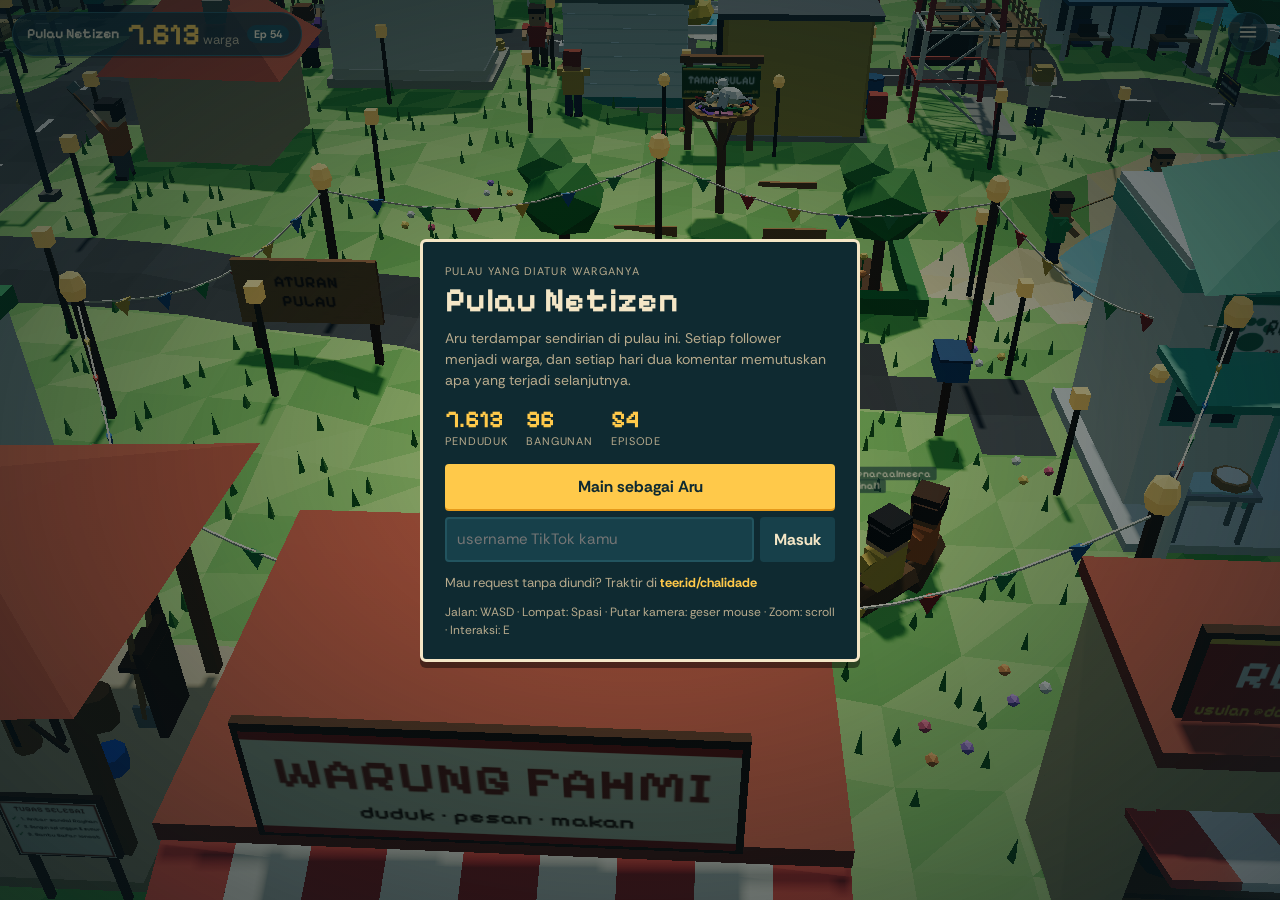
<file: index.html>
<!doctype html>
<html lang="id">
<head>
<meta charset="utf-8">
<meta name="viewport" content="width=device-width,initial-scale=1,viewport-fit=cover,user-scalable=no">
<title>Pulau Aru</title>
<meta name="description" content="Satu pulau, satu penghuni. Setiap follower menjadi warga dan setiap hari dua komentar menentukan jalan cerita.">
<meta property="og:title" content="Pulau Aru">
<meta property="og:description" content="Pulau yang diatur sepenuhnya oleh followernya. Jelajahi, temukan namamu di Batu Nama.">
<meta name="theme-color" content="#0f2a31">
<link rel="preconnect" href="https://fonts.googleapis.com">
<link rel="stylesheet" href="https://fonts.googleapis.com/css2?family=Pixelify+Sans:wght@400;600;700&family=Rethink+Sans:wght@400;500;700&family=Kalam:wght@400;700&display=swap">
<link rel="stylesheet" href="src/style.css">
<script type="importmap">
{"imports":{
  "three":"./lib/three/three.module.min.js",
  "three/addons/":"./lib/three/addons/"
}}
</script>
</head>
<body>
<div id="game"></div>
<div id="labels"></div>

<div class="hud" id="hud-l">
  <button id="hud-pill" aria-expanded="false" aria-controls="hud-more" title="Info pulau">
    <span id="isl-name">Pulau Tanpa Nama</span>
    <span class="pill-pop"><b id="pop-n">1</b> warga</span>
    <span class="pill-ep" id="pill-ep">Ep 0</span>
  </button>
  <div class="plate" id="hud-more" hidden>
    <div id="isl-sub">Hari ke-0</div>
    <div class="ms"><div class="ms-bar"><i id="ms-fill"></i></div><div id="ms-txt">Menuju 100 penduduk</div></div>
  </div>
</div>

<div class="hud" id="hud-r">
  <button class="ib" id="b-menu" aria-label="Menu" aria-expanded="false" aria-controls="menu" title="Menu"><svg viewBox="0 0 24 24"><path d="M4 7h16M4 12h16M4 17h16"/></svg><span class="dot" id="menu-dot" hidden></span></button>
  <nav id="menu" hidden>
    <button class="mi" id="b-journal"><svg viewBox="0 0 24 24"><path d="M5 4h11a3 3 0 0 1 3 3v13H8a3 3 0 0 1-3-3z"/><path d="M5 17a3 3 0 0 1 3-3h11"/></svg>Catatan pulau</button>
    <button class="mi" id="b-join"><svg viewBox="0 0 24 24"><path d="M12 20s-7-4.4-7-10a4 4 0 0 1 7-2.6A4 4 0 0 1 19 10c0 5.6-7 10-7 10z"/></svg>Cara ikut &amp; request</button>
    <button class="mi" id="b-dermawan"><svg viewBox="0 0 24 24"><path d="M8 21h8M12 17v4M7 4h10v5a5 5 0 0 1-10 0z"/><path d="M7 6H4a3 3 0 0 0 3 3M17 6h3a3 3 0 0 1-3 3"/></svg>Papan Dermawan</button>
    <button class="mi" id="b-kebun"><svg viewBox="0 0 24 24"><path d="M12 21v-8"/><path d="M12 13c0-4 3-7 7-7 0 4-3 7-7 7zM12 15c0-3-2.5-5.5-6-5.5 0 3 2.5 5.5 6 5.5z"/><path d="M5 21h14"/></svg>Kebunku<span class="dot" id="kebun-dot" hidden></span></button>
    <button class="mi" id="b-umkm"><svg viewBox="0 0 24 24"><path d="M4 9h16l-1-4H5z"/><path d="M5 9v10h14V9M9 19v-5h6v5"/></svg>Etalase UMKM</button>
    <button class="mi" id="b-letters"><svg viewBox="0 0 24 24"><rect x="3" y="6" width="18" height="13" rx="1"/><path d="m3 7 9 7 9-7"/></svg>Surat Aru<span class="dot" id="letter-dot" hidden></span></button>
    <button class="mi" id="b-names"><svg viewBox="0 0 24 24"><path d="M4 20 6 8l6-4 6 4 2 12z"/><path d="M9 11h6M9 14h6M9 17h4"/></svg>Batu Nama</button>
    <button class="mi" id="b-map"><svg viewBox="0 0 24 24"><path d="m3 6 6-2 6 2 6-2v14l-6 2-6-2-6 2z"/><path d="M9 4v14M15 6v14"/></svg>Peta</button>
    <button class="mi" id="b-time" title="Waktu: otomatis"><svg viewBox="0 0 24 24"><circle cx="12" cy="12" r="4"/><path d="M12 2v2M12 20v2M2 12h2M20 12h2M5 5l1.5 1.5M17.5 17.5 19 19M5 19l1.5-1.5M17.5 6.5 19 5"/></svg><span id="time-label">Waktu: otomatis</span></button>
    <button class="mi" id="b-rec"><svg viewBox="0 0 24 24"><rect x="3" y="6" width="13" height="12" rx="2"/><path d="m16 10 5-3v10l-5-3"/></svg>Mode rekam</button>
    <button class="mi admin" id="b-admin" hidden><svg viewBox="0 0 24 24"><path d="M14 4l6 6-9 9H5v-6z"/><path d="m12 6 6 6"/></svg>Kelola pulau<span class="dot" id="dirty-dot" hidden></span></button>
  </nav>
</div>

<div id="prompt" hidden></div>
<button id="act" hidden aria-label="Aksi"><span id="act-ico"></span><span id="act-t">Lompat</span></button>
<div id="joy" hidden><i></i></div>
<div id="hint" hidden></div>
<button id="unhide" hidden>Tampilkan UI</button>
<div id="banner" hidden><span id="banner-t"></span><button id="banner-x">Selesai</button></div>
<div id="toast" hidden></div>

<div id="dialog" hidden role="dialog" aria-live="polite"><div id="dlg-name"></div><div id="dlg-text"></div><div id="dlg-more">ketuk untuk menutup</div></div>

<div id="sheet" hidden><div class="card" role="dialog" aria-modal="true" aria-labelledby="sheet-title"><header><h2 id="sheet-title"></h2><button class="x" id="sheet-x" aria-label="Tutup">✕</button></header><div id="sheet-body"></div></div></div>

<div id="start">
  <div class="start-card">
    <div class="eyebrow">Pulau yang diatur warganya</div>
    <h1 id="st-name">Pulau Tanpa Nama</h1>
    <p>Aru terdampar sendirian di pulau ini. Setiap follower menjadi warga, dan setiap hari dua komentar memutuskan apa yang terjadi selanjutnya.</p>
    <div class="start-stats">
      <div><b id="st-pop">1</b><span>penduduk</span></div>
      <div><b id="st-bld">0</b><span>bangunan</span></div>
      <div><b id="st-ep">0</b><span>episode</span></div>
    </div>
    <div class="start-actions">
      <button class="btn" id="st-aru" disabled>Memuat pulau…</button>
      <div class="join"><input class="inp" id="st-user" placeholder="username TikTok kamu" maxlength="40" autocomplete="off" autocapitalize="off"><button class="btn ghost" id="st-join" disabled>Masuk</button></div>
    </div>
    <a class="st-treat" href="https://teer.id/chalidade" target="_blank" rel="noopener">Mau request tanpa diundi? Traktir di <b>teer.id/chalidade</b></a>
    <div class="keys" id="st-keys">Jalan: WASD · Lompat: Spasi · Putar kamera: geser mouse · Zoom: scroll · Interaksi: E</div>
  </div>
</div>

<noscript><p style="padding:20px">Pulau Aru butuh JavaScript untuk berjalan.</p></noscript>
<script type="module" src="src/main.js"></script>
</body>
</html>
</file>
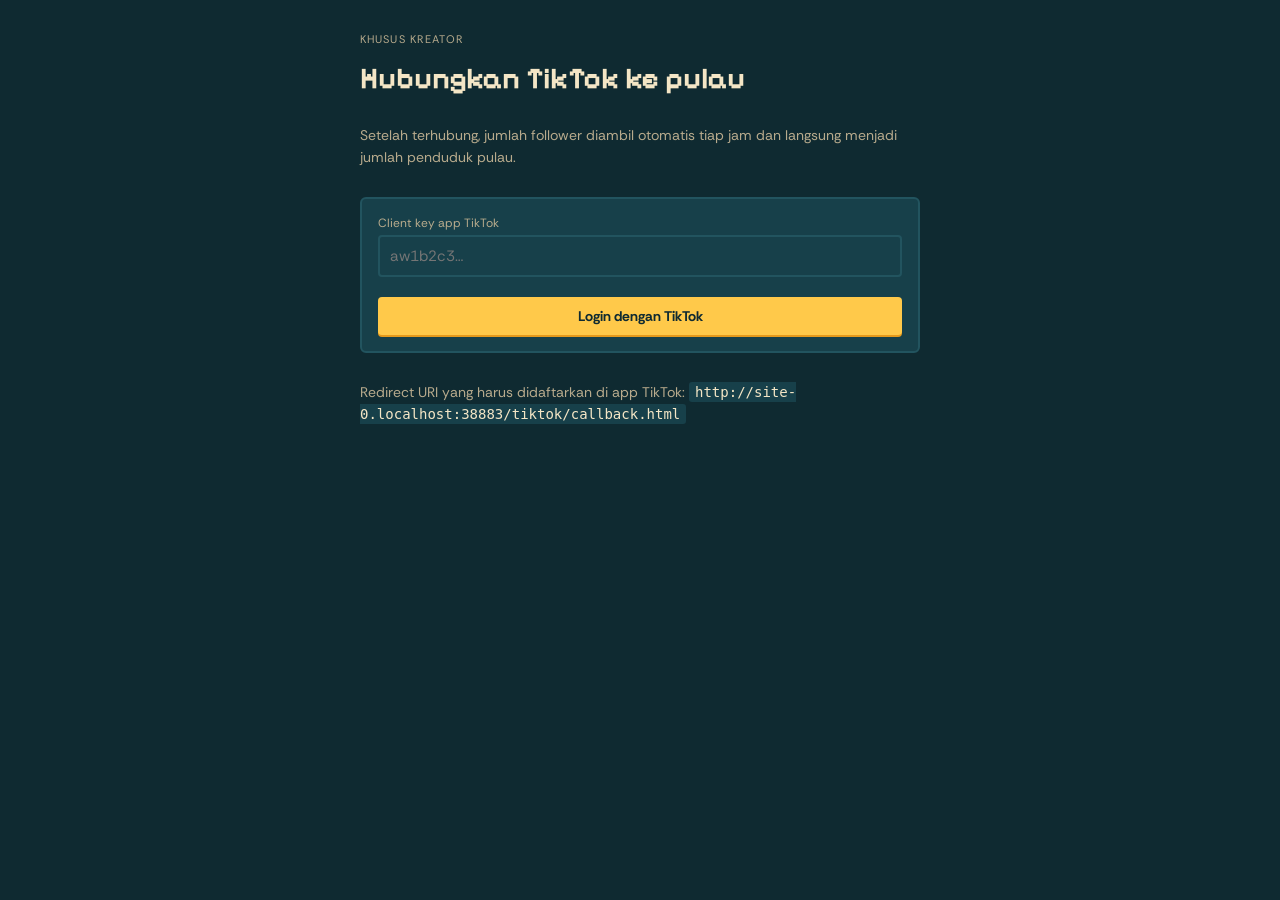
<file: tiktok/index.html>
<!doctype html>
<html lang="id">
<head>
<meta charset="utf-8">
<meta name="viewport" content="width=device-width,initial-scale=1,viewport-fit=cover">
<title>Hubungkan TikTok · Pulau Aru</title>
<meta name="robots" content="noindex">
<link rel="stylesheet" href="https://fonts.googleapis.com/css2?family=Pixelify+Sans:wght@400;700&family=Rethink+Sans:wght@400;500;700&display=swap">
<link rel="stylesheet" href="../src/style.css">
<style>
body{overflow:auto;padding-left:max(16px,env(safe-area-inset-left,0px));padding-right:max(16px,env(safe-area-inset-right,0px));padding-block:32px;background:var(--ink)}
main{max-width:560px;margin:0 auto;display:flex;flex-direction:column;gap:14px}
h1{font-family:var(--f-display);font-size:30px;margin:0;text-wrap:balance}
p,li{line-height:1.6;color:var(--sand-dim)}
ol{padding-left:20px;margin:0}
code{background:var(--ink-2);padding:2px 6px;border-radius:3px;color:var(--sand);overflow-wrap:anywhere}
.box{background:var(--ink-2);border:2px solid var(--ink-3);border-radius:6px;padding:16px;display:flex;flex-direction:column;gap:10px}
.codeout{font-family:ui-monospace,monospace;font-size:13px;background:var(--ink);padding:10px;border-radius:4px;overflow-wrap:anywhere;color:var(--lamp)}
a{color:var(--lamp)}
</style>
</head>
<body>
<main id="app">
  <div class="eyebrow">Khusus kreator</div>
  <h1>Hubungkan TikTok ke pulau</h1>
  <p>Setelah terhubung, jumlah follower diambil otomatis tiap jam dan langsung menjadi jumlah penduduk pulau.</p>
  <div class="box">
    <div class="field"><label for="ck">Client key app TikTok</label><input id="ck" class="inp" autocomplete="off" placeholder="aw1b2c3…"></div>
    <button class="btn" id="go">Login dengan TikTok</button>
  </div>
  <p>Redirect URI yang harus didaftarkan di app TikTok: <code id="ru"></code></p>
</main>
<script>
const REDIRECT = new URL('callback.html', location.href).href.split('?')[0];
document.getElementById('ru').textContent = REDIRECT;
const ck = document.getElementById('ck');
try { ck.value = localStorage.getItem('pulau-aru-tt-key') || ''; } catch (e) {}
document.getElementById('go').onclick = () => {
  const key = ck.value.trim(); if (!key) { ck.focus(); return; }
  const state = crypto.getRandomValues(new Uint32Array(4)).join('-');
  try { localStorage.setItem('pulau-aru-tt-key', key); sessionStorage.setItem('pulau-aru-tt-state', state); } catch (e) {}
  const u = new URL('https://www.tiktok.com/v2/auth/authorize/');
  u.search = new URLSearchParams({ client_key: key, scope: 'user.info.basic,user.info.stats', response_type: 'code', redirect_uri: REDIRECT, state }).toString();
  location.href = u.href;
};
</script>
</body>
</html>
</file>
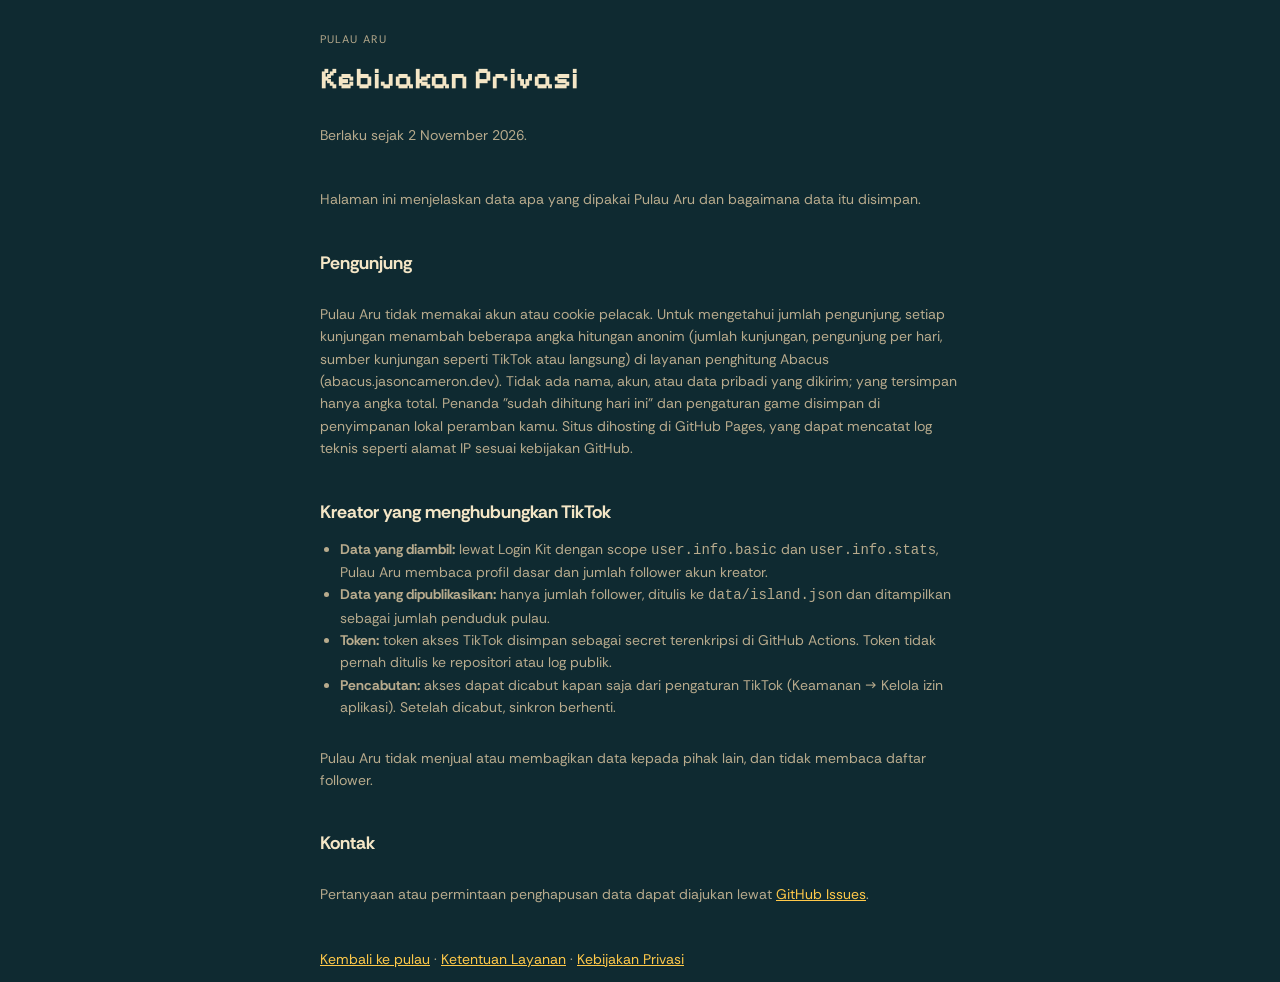
<file: privacy.html>
<!doctype html>
<html lang="id">
<head>
<meta charset="utf-8">
<meta name="viewport" content="width=device-width,initial-scale=1,viewport-fit=cover">
<title>Kebijakan Privasi · Pulau Aru</title>
<link rel="stylesheet" href="https://fonts.googleapis.com/css2?family=Pixelify+Sans:wght@400;700&family=Rethink+Sans:wght@400;500;700&display=swap">
<link rel="stylesheet" href="src/style.css">
<style>
body{overflow:auto;padding-left:max(16px,env(safe-area-inset-left,0px));padding-right:max(16px,env(safe-area-inset-right,0px));padding-block:32px;background:var(--ink)}
main{max-width:640px;margin:0 auto;display:flex;flex-direction:column;gap:14px}
h1{font-family:var(--f-display);font-size:30px;margin:0;text-wrap:balance}
h2{font-size:18px;margin:12px 0 0}
p,li{line-height:1.6;color:var(--sand-dim)}
ul{padding-left:20px;margin:0}
a{color:var(--lamp)}
</style>
</head>
<body>
<main>
  <div class="eyebrow">Pulau Aru</div>
  <h1>Kebijakan Privasi</h1>
  <p>Berlaku sejak 2 November 2026.</p>
  <p>Halaman ini menjelaskan data apa yang dipakai Pulau Aru dan bagaimana data itu disimpan.</p>
  <h2>Pengunjung</h2>
  <p>Pulau Aru tidak memakai akun atau cookie pelacak. Untuk mengetahui jumlah pengunjung, setiap kunjungan menambah beberapa angka hitungan anonim (jumlah kunjungan, pengunjung per hari, sumber kunjungan seperti TikTok atau langsung) di layanan penghitung Abacus (abacus.jasoncameron.dev). Tidak ada nama, akun, atau data pribadi yang dikirim; yang tersimpan hanya angka total. Penanda "sudah dihitung hari ini" dan pengaturan game disimpan di penyimpanan lokal peramban kamu. Situs dihosting di GitHub Pages, yang dapat mencatat log teknis seperti alamat IP sesuai kebijakan GitHub.</p>
  <h2>Kreator yang menghubungkan TikTok</h2>
  <ul>
    <li><strong>Data yang diambil:</strong> lewat Login Kit dengan scope <code>user.info.basic</code> dan <code>user.info.stats</code>, Pulau Aru membaca profil dasar dan jumlah follower akun kreator.</li>
    <li><strong>Data yang dipublikasikan:</strong> hanya jumlah follower, ditulis ke <code>data/island.json</code> dan ditampilkan sebagai jumlah penduduk pulau.</li>
    <li><strong>Token:</strong> token akses TikTok disimpan sebagai secret terenkripsi di GitHub Actions. Token tidak pernah ditulis ke repositori atau log publik.</li>
    <li><strong>Pencabutan:</strong> akses dapat dicabut kapan saja dari pengaturan TikTok (Keamanan → Kelola izin aplikasi). Setelah dicabut, sinkron berhenti.</li>
  </ul>
  <p>Pulau Aru tidak menjual atau membagikan data kepada pihak lain, dan tidak membaca daftar follower.</p>
  <h2>Kontak</h2>
  <p>Pertanyaan atau permintaan penghapusan data dapat diajukan lewat <a href="https://github.com/chalidade/Pulau-aru/issues">GitHub Issues</a>.</p>
  <p><a href="./">Kembali ke pulau</a> · <a href="terms.html">Ketentuan Layanan</a> · <a href="privacy.html">Kebijakan Privasi</a></p>
</main>
</body>
</html>
</file>
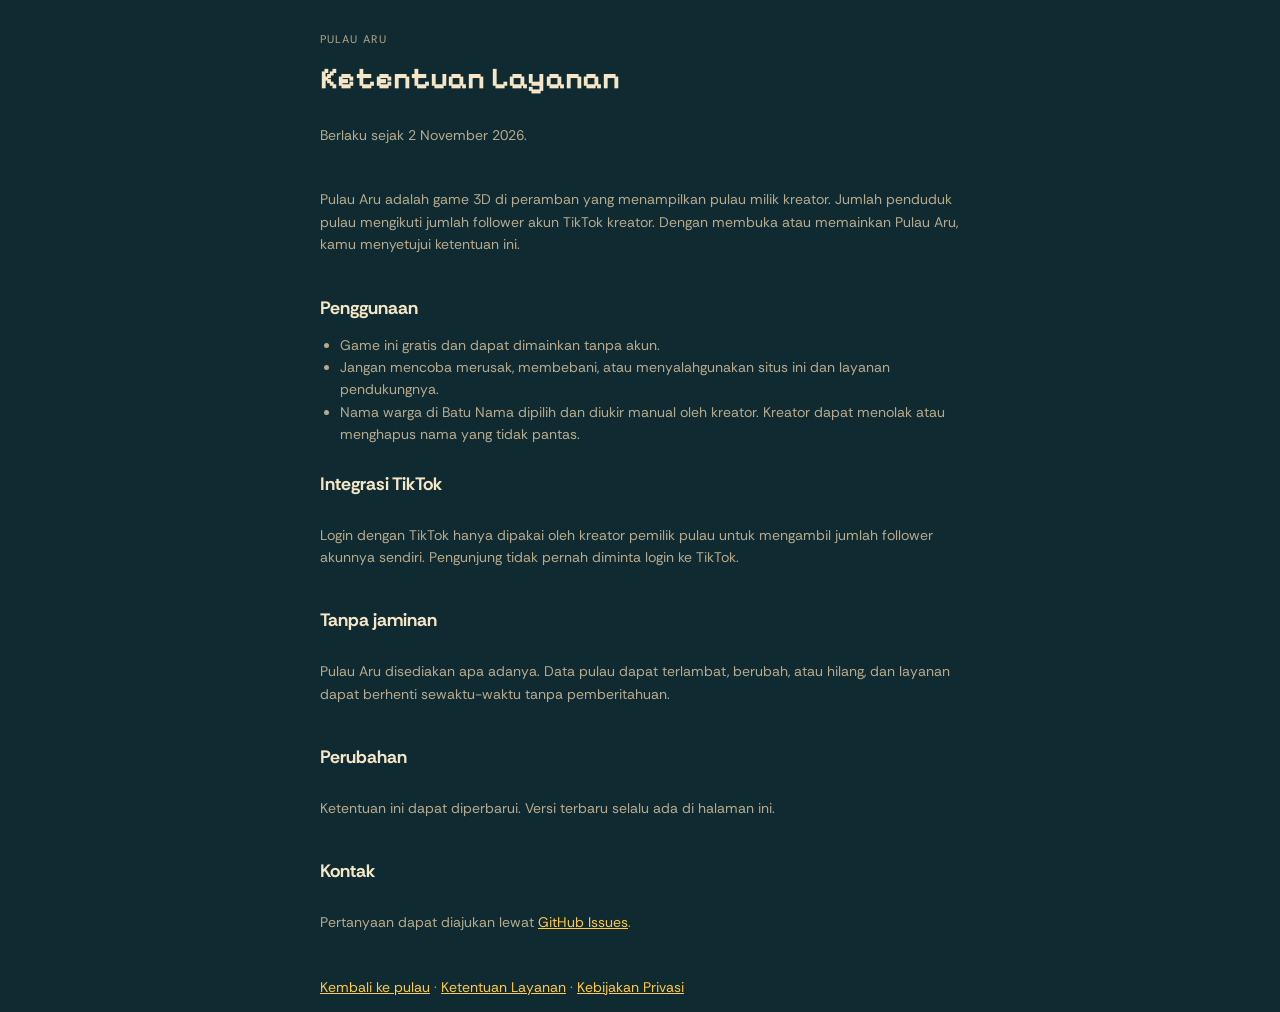
<file: terms.html>
<!doctype html>
<html lang="id">
<head>
<meta charset="utf-8">
<meta name="viewport" content="width=device-width,initial-scale=1,viewport-fit=cover">
<title>Ketentuan Layanan · Pulau Aru</title>
<link rel="stylesheet" href="https://fonts.googleapis.com/css2?family=Pixelify+Sans:wght@400;700&family=Rethink+Sans:wght@400;500;700&display=swap">
<link rel="stylesheet" href="src/style.css">
<style>
body{overflow:auto;padding-left:max(16px,env(safe-area-inset-left,0px));padding-right:max(16px,env(safe-area-inset-right,0px));padding-block:32px;background:var(--ink)}
main{max-width:640px;margin:0 auto;display:flex;flex-direction:column;gap:14px}
h1{font-family:var(--f-display);font-size:30px;margin:0;text-wrap:balance}
h2{font-size:18px;margin:12px 0 0}
p,li{line-height:1.6;color:var(--sand-dim)}
ul{padding-left:20px;margin:0}
a{color:var(--lamp)}
</style>
</head>
<body>
<main>
  <div class="eyebrow">Pulau Aru</div>
  <h1>Ketentuan Layanan</h1>
  <p>Berlaku sejak 2 November 2026.</p>
  <p>Pulau Aru adalah game 3D di peramban yang menampilkan pulau milik kreator. Jumlah penduduk pulau mengikuti jumlah follower akun TikTok kreator. Dengan membuka atau memainkan Pulau Aru, kamu menyetujui ketentuan ini.</p>
  <h2>Penggunaan</h2>
  <ul>
    <li>Game ini gratis dan dapat dimainkan tanpa akun.</li>
    <li>Jangan mencoba merusak, membebani, atau menyalahgunakan situs ini dan layanan pendukungnya.</li>
    <li>Nama warga di Batu Nama dipilih dan diukir manual oleh kreator. Kreator dapat menolak atau menghapus nama yang tidak pantas.</li>
  </ul>
  <h2>Integrasi TikTok</h2>
  <p>Login dengan TikTok hanya dipakai oleh kreator pemilik pulau untuk mengambil jumlah follower akunnya sendiri. Pengunjung tidak pernah diminta login ke TikTok.</p>
  <h2>Tanpa jaminan</h2>
  <p>Pulau Aru disediakan apa adanya. Data pulau dapat terlambat, berubah, atau hilang, dan layanan dapat berhenti sewaktu-waktu tanpa pemberitahuan.</p>
  <h2>Perubahan</h2>
  <p>Ketentuan ini dapat diperbarui. Versi terbaru selalu ada di halaman ini.</p>
  <h2>Kontak</h2>
  <p>Pertanyaan dapat diajukan lewat <a href="https://github.com/chalidade/Pulau-aru/issues">GitHub Issues</a>.</p>
  <p><a href="./">Kembali ke pulau</a> · <a href="terms.html">Ketentuan Layanan</a> · <a href="privacy.html">Kebijakan Privasi</a></p>
</main>
</body>
</html>
</file>
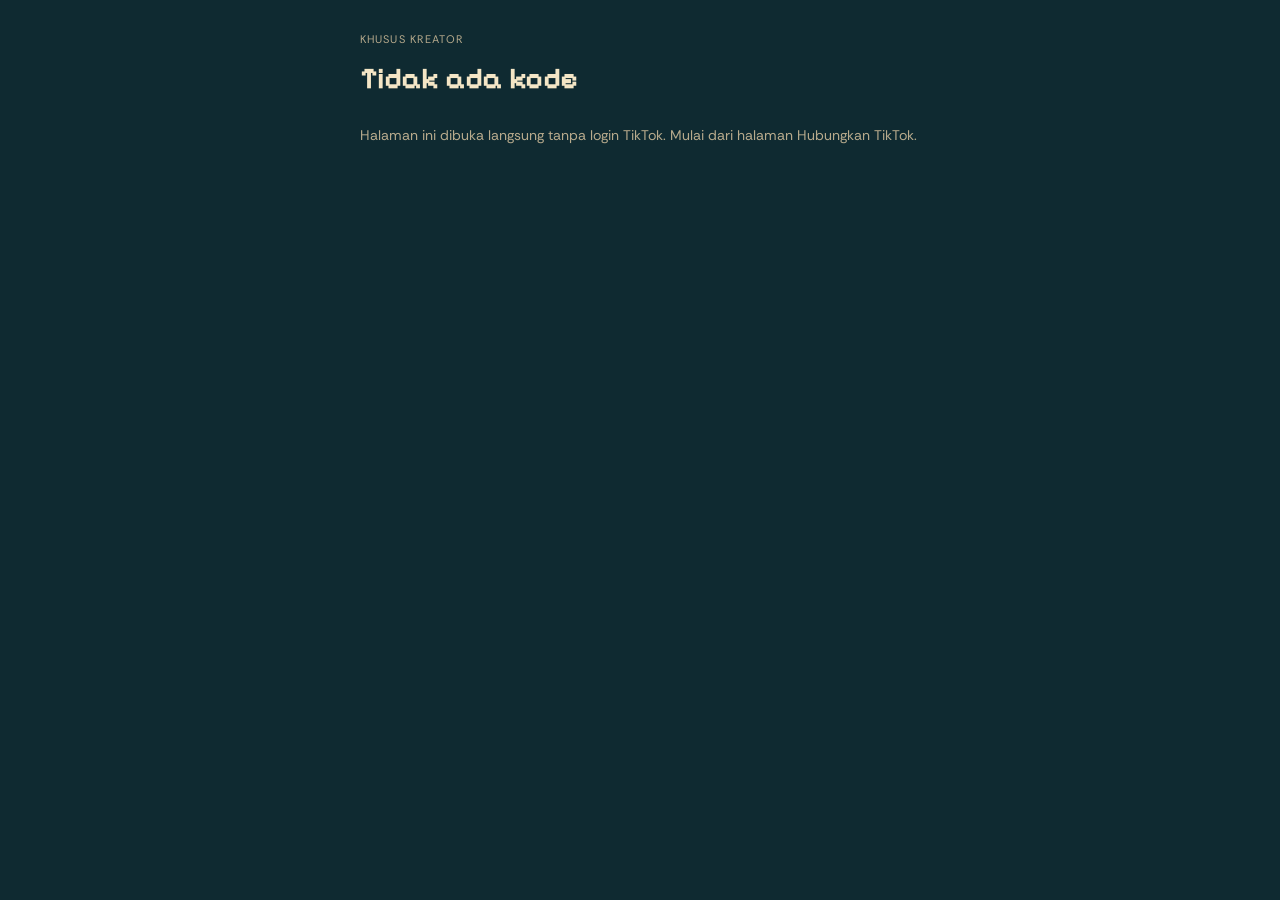
<file: tiktok/callback.html>
<!doctype html>
<html lang="id">
<head>
<meta charset="utf-8">
<meta name="viewport" content="width=device-width,initial-scale=1,viewport-fit=cover">
<title>Kode TikTok · Pulau Aru</title>
<meta name="robots" content="noindex">
<link rel="stylesheet" href="https://fonts.googleapis.com/css2?family=Pixelify+Sans:wght@400;700&family=Rethink+Sans:wght@400;500;700&display=swap">
<link rel="stylesheet" href="../src/style.css">
<style>
body{overflow:auto;padding-left:max(16px,env(safe-area-inset-left,0px));padding-right:max(16px,env(safe-area-inset-right,0px));padding-block:32px;background:var(--ink)}
main{max-width:560px;margin:0 auto;display:flex;flex-direction:column;gap:14px}
h1{font-family:var(--f-display);font-size:30px;margin:0;text-wrap:balance}
p,li{line-height:1.6;color:var(--sand-dim)}
ol{padding-left:20px;margin:0;display:flex;flex-direction:column;gap:6px}
.box{background:var(--ink-2);border:2px solid var(--ink-3);border-radius:6px;padding:16px;display:flex;flex-direction:column;gap:10px}
.codeout{font-family:ui-monospace,monospace;font-size:13px;background:var(--ink);padding:10px;border-radius:4px;overflow-wrap:anywhere;color:var(--lamp);user-select:all}
a{color:var(--lamp)}
</style>
</head>
<body>
<main>
  <div class="eyebrow">Khusus kreator</div>
  <h1 id="t">Hampir selesai</h1>
  <div id="body"></div>
</main>
<script>
const q = new URLSearchParams(location.search), body = document.getElementById('body');
let expected = null; try { expected = sessionStorage.getItem('pulau-aru-tt-state'); } catch (e) {}
const el = (tag, cls, txt) => { const e = document.createElement(tag); if (cls) e.className = cls; if (txt) e.textContent = txt; return e; };
if (q.get('error')) {
  document.getElementById('t').textContent = 'TikTok menolak login';
  body.append(el('p', null, (q.get('error_description') || q.get('error')) + '. Kembali ke halaman sebelumnya dan coba lagi.'));
} else if (!q.get('code')) {
  document.getElementById('t').textContent = 'Tidak ada kode';
  body.append(el('p', null, 'Halaman ini dibuka langsung tanpa login TikTok. Mulai dari halaman Hubungkan TikTok.'));
} else if (expected && q.get('state') !== expected) {
  document.getElementById('t').textContent = 'Login tidak cocok';
  body.append(el('p', null, 'Kode ini bukan dari login yang kamu mulai di perangkat ini. Ulangi dari halaman Hubungkan TikTok.'));
} else {
  const code = q.get('code');
  const box = el('div', 'box');
  box.append(el('div', 'eyebrow', 'Kode sekali pakai'), el('div', 'codeout', code));
  const btn = el('button', 'btn', 'Salin kode');
  btn.onclick = async () => { try { await navigator.clipboard.writeText(code); btn.textContent = 'Tersalin'; } catch (e) { btn.textContent = 'Pilih teks di atas lalu salin'; } };
  box.append(btn); body.append(box);
  const ol = el('ol');
  const li1 = el('li'); li1.append('Buka ', Object.assign(el('a', null, 'workflow "TikTok: hubungkan akun"'), { href: 'https://github.com/chalidade/Pulau-aru/actions/workflows/tiktok-connect.yml', target: '_blank', rel: 'noopener' }), '.');
  ol.append(li1, el('li', null, 'Klik "Run workflow", tempel kode di kolom, lalu jalankan.'), el('li', null, 'Lakukan dalam beberapa menit, karena kodenya cepat kedaluwarsa. Setelah hijau, follower tersinkron tiap jam.'));
  body.append(ol);
  history.replaceState(null, '', location.pathname);
}
</script>
</body>
</html>
</file>
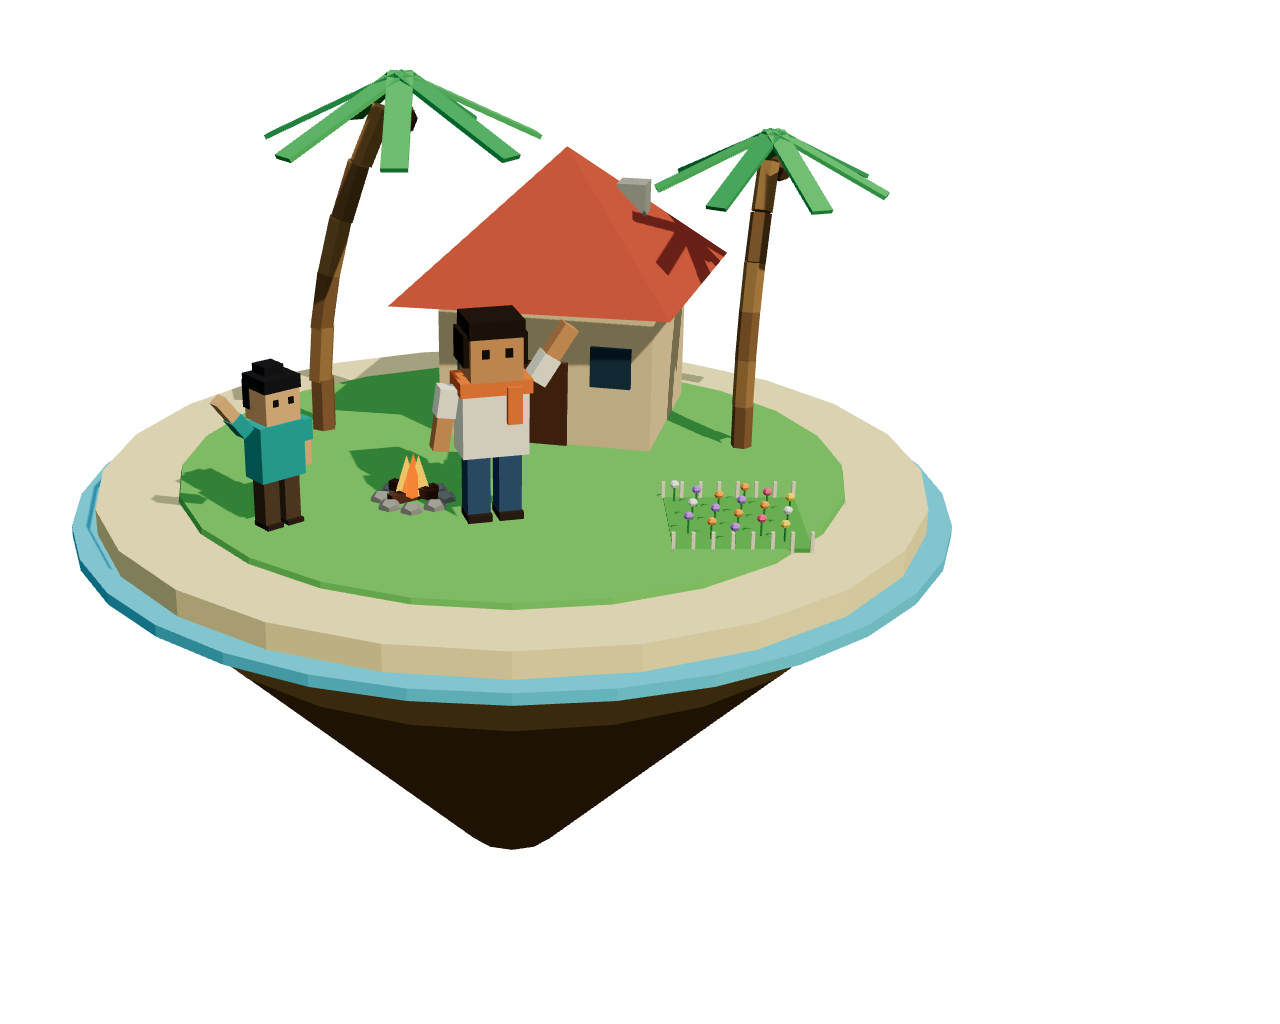
<file: studio/logo/render.html>
<!doctype html><html><head><meta charset="utf-8">
<script type="importmap">{"imports":{"three":"../../lib/three/three.module.min.js","three/addons/":"../../lib/three/addons/"}}</script>
<style>html,body{margin:0;background:transparent}</style></head><body>
<script type="module">
import * as THREE from 'three';
import { makeCharacter, ARU, BT, lookOf } from '../../src/models.js';
const v = new URLSearchParams(location.search).get('v') || 'island';
const S = 1024;
const r = new THREE.WebGLRenderer({ antialias: true, alpha: true, preserveDrawingBuffer: true });
r.setSize(S, S); r.setPixelRatio(1); r.shadowMap.enabled = true; r.shadowMap.type = THREE.PCFSoftShadowMap;
r.outputColorSpace = THREE.SRGBColorSpace; r.toneMapping = THREE.ACESFilmicToneMapping; r.toneMappingExposure = 1.05;
document.body.appendChild(r.domElement);
const scene = new THREE.Scene();
scene.add(new THREE.HemisphereLight('#dff1ff', '#6a7a4a', 1.4));
const sun = new THREE.DirectionalLight('#fff1d6', 2.4); sun.position.set(6, 10, 8); sun.castShadow = true;
sun.shadow.mapSize.set(2048, 2048); Object.assign(sun.shadow.camera, { left: -8, right: 8, top: 8, bottom: -8 }); sun.shadow.bias = -.0005; scene.add(sun);
const flat = (c) => new THREE.MeshStandardMaterial({ color: c, flatShading: true, roughness: .9 });
const M = (geo, c, x = 0, y = 0, z = 0) => { const m = new THREE.Mesh(geo, flat(c)); m.position.set(x, y, z); m.castShadow = m.receiveShadow = true; scene.add(m); return m; };
const place = (type, x, z, ry = 0, s = 1) => { const g = new THREE.Group(); BT[type].build(g); g.scale.setScalar((BT[type].scale || 1) * s); g.position.set(x, .3, z); g.rotation.y = ry; g.traverse(o => { if (o.isMesh) { o.castShadow = o.receiveShadow = true; } }); scene.add(g); return g; };
const aru = (x, z, ry, s = 1, wave = true) => { const c = makeCharacter(ARU); c.scale.multiplyScalar(s); c.position.set(x, .3, z); c.rotation.y = ry; const u = c.userData; if (wave) { u.armR.rotation.z = 2.55; u.armL.rotation.z = -.15; } c.traverse(o => { if (o.isMesh) o.castShadow = true; }); scene.add(c); return c; };
let cam;
if (v === 'island' || v === 'badge') {
  // little round island: sand ring, grass top, cliff, water disc
  M(new THREE.CylinderGeometry(4.3, 3.6, 1.0, 24), '#b98a55', 0, -.4, 0);
  M(new THREE.CylinderGeometry(3.6, .5, 3.2, 12), '#8d6440', 0, -2.5, 0);
  M(new THREE.CylinderGeometry(4.6, 4.6, .12, 32), '#5fc3df', 0, -.05, 0).material.transparent = false;
  M(new THREE.CylinderGeometry(4.35, 4.35, .32, 24), '#efd9a3', 0, .12, 0);
  M(new THREE.CylinderGeometry(3.5, 3.6, .36, 24), '#69b45a', 0, .16, 0);
  place('kelapa', -2.1, -1.2, 0, 1.25); place('kelapa', 2.5, -.6, 1.2, 1.05);
  place('rumah', .6, -1.7, -.25, .95);
  place('api', -1.0, 1.0);
  place('taman', 2.2, 1.6, 0, .7);
  aru(-.2, 1.4, .25, 1.6);
  const n = makeCharacter(lookOf('warga7')); n.scale.multiplyScalar(1.2); n.position.set(-2.3, .3, 1.6); n.rotation.y = .7; n.userData.armL.rotation.z = -2.5; scene.add(n);
  cam = new THREE.PerspectiveCamera(30, 1, .1, 100); cam.position.set(0, 7.5, 19); cam.lookAt(0, -.2, 0);
} else {
  // portrait: Aru waist-up, big, three-quarter view
  M(new THREE.CylinderGeometry(3, 3, .3, 24), '#69b45a', 0, .15, 0);
  aru(0, 0, .35, 2.6);

  cam = new THREE.PerspectiveCamera(26, 1, .1, 100); cam.position.set(.5, 3.6, 8.6); cam.lookAt(.15, 2.75, 0);
}
r.render(scene, cam);
window.__done = r.domElement.toDataURL('image/png');
</script></body></html>
</file>
<file: src/style.css>
*{box-sizing:border-box}
[hidden]{display:none!important}
body{margin:0;font-size:14px}
:root{padding-top:env(safe-area-inset-top,0px);padding-bottom:env(safe-area-inset-bottom,0px)}

/* Layout: full-bleed canvas world; HUD floats at the edges; sheets rise from the bottom on phones, center on desktop. Single night-sea look. */
:root{
  --ink:#0f2a31; --ink-2:#17404a; --ink-3:#22545f;
  --sand:#f4e6c6; --sand-dim:#b8ab8d;
  --lamp:#ffc94a; --lamp-deep:#e59a1c;
  --leaf:#86d38f; --coral:#ff8a72;
  --sea:#1b5e7a;
  --f-display:"Pixelify Sans", "Courier New", monospace;
  --f-body:"Rethink Sans", system-ui, -apple-system, sans-serif;
  --f-hand:"Kalam", "Comic Sans MS", cursive;
  color-scheme:dark;
}
html,body{height:100%}
body{background:var(--sea);color:var(--sand);font-family:var(--f-body);overflow:hidden;-webkit-tap-highlight-color:transparent;overscroll-behavior:none}
#game{position:fixed;inset:0;touch-action:none}
#game canvas{position:absolute;inset:0;width:100%;height:100%;display:block;outline:none}
button{font:inherit;color:inherit;cursor:pointer}
button:focus-visible,input:focus-visible,textarea:focus-visible,select:focus-visible{outline:2px solid var(--lamp);outline-offset:2px}

/* HUD */
.hud{position:fixed;z-index:5;pointer-events:none}
.hud > *{pointer-events:auto}
#hud-l{top:calc(env(safe-area-inset-top,0px) + 12px);left:max(12px, env(safe-area-inset-left,0px));display:flex;flex-direction:column;gap:6px;max-width:min(300px, calc(100vw - 90px))}
.plate{background:color-mix(in srgb, var(--ink) 88%, transparent);border:2px solid var(--ink-3);border-radius:4px;padding:10px 12px;box-shadow:0 3px 0 rgba(0,0,0,.35)}
#isl-name{font-family:var(--f-display);font-weight:700;font-size:18px;line-height:1.1;letter-spacing:.02em;color:var(--sand);text-wrap:balance}
#isl-sub{font-size:12px;color:var(--sand-dim);margin-top:2px}
.pop{display:flex;align-items:baseline;gap:8px;margin-top:8px}
#pop-n{font-family:var(--f-display);font-size:30px;font-weight:700;color:var(--lamp);font-variant-numeric:tabular-nums;line-height:1}
.pop small{font-size:12px;color:var(--sand-dim);text-transform:uppercase;letter-spacing:.08em}
.ms{margin-top:8px}
.ms-bar{height:6px;background:var(--ink-2);border-radius:2px;overflow:hidden}
.ms-bar i{display:block;height:100%;background:linear-gradient(90deg,var(--lamp-deep),var(--lamp));width:0}
#ms-txt{font-size:11px;color:var(--sand-dim);margin-top:4px}
#hud-r{top:calc(env(safe-area-inset-top,0px) + 12px);right:max(12px, env(safe-area-inset-right,0px));display:flex;flex-direction:column;gap:6px}
.ib{width:44px;height:44px;display:grid;place-items:center;background:color-mix(in srgb, var(--ink) 88%, transparent);border:2px solid var(--ink-3);border-radius:4px;box-shadow:0 3px 0 rgba(0,0,0,.35);position:relative}
.ib:hover{border-color:var(--lamp)}
.ib svg{width:22px;height:22px;fill:none;stroke:var(--sand);stroke-width:2;stroke-linecap:round;stroke-linejoin:round}
.ib .dot{position:absolute;top:-4px;right:-4px;width:10px;height:10px;border-radius:50%;background:var(--coral);border:2px solid var(--ink)}
.ib.admin{border-color:var(--lamp-deep)}
#prompt{position:fixed;z-index:5;left:50%;transform:translateX(-50%);bottom:calc(env(safe-area-inset-bottom,0px) + 22px);font-family:var(--f-display);font-size:16px;background:var(--ink);border:2px solid var(--lamp);color:var(--sand);padding:10px 16px;border-radius:4px;box-shadow:0 3px 0 rgba(0,0,0,.4);display:flex;gap:10px;align-items:center;white-space:nowrap;max-width:calc(100vw - 150px);overflow:hidden;text-overflow:ellipsis}
#prompt kbd{font-family:var(--f-display);background:var(--lamp);color:var(--ink);padding:1px 7px;border-radius:3px;font-size:14px}
#act{position:fixed;z-index:5;right:max(18px, env(safe-area-inset-right,0px));bottom:calc(env(safe-area-inset-bottom,0px) + 22px);width:68px;height:68px;border-radius:50%;background:var(--lamp);color:var(--ink);font-family:var(--f-display);font-weight:700;font-size:15px;border:3px solid var(--ink);box-shadow:0 4px 0 rgba(0,0,0,.4)}
#act:disabled{background:var(--ink-2);color:var(--sand-dim)}
#joy{position:fixed;z-index:4;width:110px;height:110px;margin:-55px 0 0 -55px;border-radius:50%;border:2px solid rgba(244,230,198,.45);background:rgba(15,42,49,.25);pointer-events:none}
#joy i{position:absolute;left:50%;top:50%;width:44px;height:44px;margin:-22px 0 0 -22px;border-radius:50%;background:rgba(244,230,198,.75)}
#hint{position:fixed;z-index:5;left:max(12px, env(safe-area-inset-left,0px));bottom:calc(env(safe-area-inset-bottom,0px) + 12px);font-size:12px;color:var(--sand);background:color-mix(in srgb, var(--ink) 75%, transparent);padding:6px 10px;border-radius:3px}
#unhide{position:fixed;z-index:6;right:max(8px, env(safe-area-inset-right,0px));bottom:calc(env(safe-area-inset-bottom,0px) + 8px);opacity:.35;font-size:11px;background:var(--ink);border:1px solid var(--ink-3);padding:4px 8px;border-radius:3px}
body.rec .hud,body.rec #prompt,body.rec #act,body.rec #hint{display:none!important}
#banner{position:fixed;z-index:7;top:calc(env(safe-area-inset-top,0px) + 12px);left:50%;transform:translateX(-50%);background:var(--lamp);color:var(--ink);font-weight:700;padding:8px 10px 8px 14px;border-radius:4px;display:flex;gap:10px;align-items:center;box-shadow:0 3px 0 rgba(0,0,0,.4);max-width:calc(100vw - 32px)}
#banner button{background:var(--ink);color:var(--sand);border:0;border-radius:3px;padding:6px 10px}
#toast{position:fixed;z-index:30;left:50%;transform:translateX(-50%);top:calc(env(safe-area-inset-top,0px) + 70px);background:var(--sand);color:var(--ink);padding:8px 14px;border-radius:4px;font-weight:500;box-shadow:0 3px 0 rgba(0,0,0,.35);max-width:calc(100vw - 32px);text-align:center}

/* Dialog (RPG style) */
#dialog{position:fixed;z-index:8;left:50%;transform:translateX(-50%);bottom:calc(env(safe-area-inset-bottom,0px) + 100px);width:min(560px, calc(100vw - 32px));background:var(--ink);border:3px solid var(--sand);border-radius:4px;padding:12px 16px 14px;box-shadow:0 5px 0 rgba(0,0,0,.4);cursor:pointer}
#dlg-name{font-family:var(--f-display);color:var(--lamp);font-size:15px;margin-bottom:4px}
#dlg-text{font-size:15px;line-height:1.5}
#dlg-more{font-size:11px;color:var(--sand-dim);text-align:right;margin-top:4px}

/* Sheet */
#sheet{position:fixed;inset:0;z-index:20;background:rgba(5,14,18,.55);display:flex;align-items:center;justify-content:center;padding-left:max(16px, env(safe-area-inset-left,0px));padding-right:max(16px, env(safe-area-inset-right,0px));padding-block:calc(env(safe-area-inset-top,0px) + 16px) calc(env(safe-area-inset-bottom,0px) + 16px)}
.card{width:min(620px,100%);max-height:100%;display:flex;flex-direction:column;background:var(--ink);border:2px solid var(--ink-3);border-radius:6px;box-shadow:0 6px 0 rgba(0,0,0,.4);min-width:0}
.card > header{display:flex;align-items:center;gap:12px;padding:14px 16px 10px;border-bottom:2px solid var(--ink-2)}
.card > header h2{margin:0;flex:1;font-family:var(--f-display);font-size:20px;font-weight:700;text-wrap:balance}
.x{background:var(--ink-2);border:0;width:36px;height:36px;border-radius:4px;font-size:18px}
#sheet-body{padding:14px 16px 18px;overflow:auto;min-width:0}
@media (max-width:600px){#sheet{align-items:flex-end;padding-left:0;padding-right:0;padding-bottom:0}.card{width:100%;max-height:88%;border-radius:10px 10px 0 0;border-bottom:0}#sheet-body{padding-bottom:calc(env(safe-area-inset-bottom,0px) + 18px)}}
.lede{color:var(--sand-dim);font-size:14px;line-height:1.5;margin:0 0 12px;max-width:62ch}
.empty{padding:20px;text-align:center;color:var(--sand-dim);border:2px dashed var(--ink-3);border-radius:4px;line-height:1.5}
.eyebrow{font-size:11px;text-transform:uppercase;letter-spacing:.1em;color:var(--sand-dim)}
.big{font-family:var(--f-display);font-size:44px;font-weight:700;color:var(--lamp);line-height:1;font-variant-numeric:tabular-nums}
.names{display:grid;grid-template-columns:repeat(auto-fill,minmax(140px,1fr));gap:6px;margin-top:10px}
.nm{border:0;text-align:left;cursor:pointer;font-size:inherit;background:#4b5550;color:#e7e3d6;font-family:var(--f-display);padding:7px 9px;border-radius:3px;display:flex;justify-content:space-between;gap:6px;min-width:0;box-shadow:inset 0 -2px 0 rgba(0,0,0,.25),inset 0 1px 0 rgba(255,255,255,.12)}
.nm span{overflow:hidden;text-overflow:ellipsis;white-space:nowrap}
.nm b{font-weight:400;color:#b5b0a0;font-size:12px;font-variant-numeric:tabular-nums}
.nm.me{background:var(--lamp);color:var(--ink)}
.nm.me b{color:var(--ink)}
.feed{display:flex;flex-direction:column;gap:10px}
.entry{border-left:3px solid var(--lamp);padding:2px 0 2px 12px}
.entry h3{margin:0;font-size:15px;font-weight:700}
.entry .meta{font-size:12px;color:var(--sand-dim);margin:2px 0 4px}
.entry p{margin:0;line-height:1.5;white-space:pre-wrap;overflow-wrap:anywhere}
.chips{display:flex;gap:6px;flex-wrap:wrap;margin-top:6px}
.chip{font-size:12px;background:var(--ink-2);padding:3px 8px;border-radius:20px}
.letter{background:#f3e7c9;color:#3a2a1a;border-radius:3px;padding:20px 22px;font-family:var(--f-hand);font-size:18px;line-height:1.55;white-space:pre-wrap;overflow-wrap:anywhere;box-shadow:inset 0 0 0 1px rgba(0,0,0,.08),0 3px 0 rgba(0,0,0,.3)}
.letter h3{font-family:var(--f-hand);font-size:22px;margin:0 0 8px}
.letter .sign{text-align:right;margin-top:10px}
.tabs{display:flex;gap:4px;overflow-x:auto;margin-bottom:12px;padding-bottom:2px}
.tab{background:var(--ink-2);border:0;padding:8px 12px;border-radius:4px;font-weight:500;white-space:nowrap}
.tab[aria-selected="true"]{background:var(--lamp);color:var(--ink)}
.field{display:flex;flex-direction:column;gap:4px;margin-bottom:10px}
.field label{font-size:12px;color:var(--sand-dim)}
.field input,.field textarea,.field select,.inp{background:var(--ink-2);border:2px solid var(--ink-3);color:var(--sand);border-radius:4px;padding:9px 10px;font:inherit;font-size:15px;min-width:0;width:100%;box-sizing:border-box}
.field textarea{min-height:90px;resize:vertical}
.row{display:flex;gap:8px;flex-wrap:wrap;align-items:center}
.row > .field{flex:1;min-width:120px}
.btn{background:var(--lamp);color:var(--ink);border:0;border-radius:4px;padding:10px 14px;font-weight:700;box-shadow:0 2px 0 var(--lamp-deep)}
.btn.ghost{background:var(--ink-2);color:var(--sand);box-shadow:none}
.btn.warn{background:var(--coral);box-shadow:none}
.btn:disabled{opacity:.5;cursor:default}
.mini{background:var(--ink-2);border:0;border-radius:3px;padding:3px 8px;font-size:12px}
.list{display:flex;flex-direction:column;gap:4px;max-height:260px;overflow:auto;margin-top:8px}
.li{display:flex;justify-content:space-between;align-items:center;gap:8px;background:var(--ink-2);padding:6px 8px;border-radius:3px;min-width:0}
.li span{overflow:hidden;text-overflow:ellipsis;white-space:nowrap;min-width:0}
.palette{display:grid;grid-template-columns:repeat(auto-fill,minmax(82px,1fr));gap:6px}
.pal{background:var(--ink-2);border:2px solid transparent;border-radius:4px;padding:6px 4px;display:flex;flex-direction:column;align-items:center;gap:4px;font-size:12px}
.pal[aria-pressed="true"]{border-color:var(--lamp)}
.pal canvas{image-rendering:pixelated;width:48px;height:48px;object-fit:contain}
.savebar{position:sticky;bottom:-18px;margin:14px -16px -18px;padding:12px 16px;background:var(--ink-2);display:flex;gap:8px;align-items:center;flex-wrap:wrap;border-top:2px solid var(--ink-3)}
.savebar span{flex:1;font-size:13px;color:var(--sand-dim);min-width:150px}
.draw-stage{background:var(--ink-2);border-radius:6px;padding:16px;text-align:center;margin-top:10px}
.draw-name{font-family:var(--f-display);font-size:26px;color:var(--lamp);overflow-wrap:anywhere}
.draw-text{font-size:15px;margin-top:4px;overflow-wrap:anywhere}
.pick{background:var(--ink);border:2px solid var(--lamp);border-radius:6px;padding:12px;margin-top:8px;text-align:left}
.rules{margin:0;padding-left:20px;line-height:1.6;display:flex;flex-direction:column;gap:6px}
.clue{background:var(--ink-2);border-radius:4px;padding:10px 12px;line-height:1.5;overflow-wrap:anywhere}
.clue.locked{color:var(--sand-dim);font-style:italic;background:repeating-linear-gradient(45deg,var(--ink-2) 0 8px,var(--ink) 8px 16px)}
.mapwrap{display:grid;place-items:center;background:#0b3443;border-radius:6px;padding:10px}
#mapcv{width:100%;max-width:420px;aspect-ratio:1;image-rendering:pixelated;max-height:60vh}
.legend{display:flex;gap:12px;flex-wrap:wrap;font-size:12px;color:var(--sand-dim);margin-top:8px}
.legend i{display:inline-block;width:10px;height:10px;border-radius:2px;margin-right:4px;vertical-align:-1px}

/* Start */
#start{position:fixed;inset:0;z-index:15;display:grid;place-items:safe center;overflow-y:auto;background:radial-gradient(ellipse at center, rgba(8,24,30,.15), rgba(8,24,30,.7));padding-left:max(16px, env(safe-area-inset-left,0px));padding-right:max(16px, env(safe-area-inset-right,0px));padding-block:16px}
.start-card{width:min(440px,100%);background:var(--ink);border:3px solid var(--sand);border-radius:6px;padding:22px 22px 20px;box-shadow:0 6px 0 rgba(0,0,0,.45)}
.start-card h1{font-family:var(--f-display);font-size:34px;line-height:1;margin:6px 0 10px;text-wrap:balance}
.start-card p{margin:0 0 14px;line-height:1.5;color:var(--sand-dim)}
.start-stats{display:flex;gap:18px;margin-bottom:16px}
.start-stats div{display:flex;flex-direction:column}
.start-stats b{font-family:var(--f-display);font-size:24px;color:var(--lamp);font-variant-numeric:tabular-nums}
.start-stats span{font-size:11px;text-transform:uppercase;letter-spacing:.08em;color:var(--sand-dim)}
.start-actions{display:flex;flex-direction:column;gap:8px}
.start-actions .btn{padding:12px 14px;font-size:16px}
.join{display:flex;gap:6px}
.join .inp{flex:1}
.keys{font-size:12px;color:var(--sand-dim);margin-top:12px;line-height:1.5}
@media (prefers-reduced-motion:reduce){*{animation:none!important;transition:none!important}}

/* name labels over characters */
#labels{position:fixed;inset:0;pointer-events:none;z-index:3;overflow:hidden}
.lbl{position:absolute;left:0;top:0;transform:translate(-50%,-100%);font-family:var(--f-display);font-size:12px;font-weight:600;background:rgba(15,42,49,.78);color:var(--sand);padding:2px 7px;border-radius:3px;white-space:nowrap;will-change:transform}
.lbl.gold{color:var(--lamp)}
.lbl.sign{background:#a7794a;color:#2b1a0c;border:1px solid #6b4a2b}
body.rec #labels .lbl:not(.keep){display:none}
#loading{position:fixed;inset:0;z-index:40;display:grid;place-items:center;background:var(--ink);font-family:var(--f-display);font-size:18px;color:var(--sand)}
.tokenbox{background:var(--ink-2);border-radius:6px;padding:12px;margin-top:10px;font-size:13px;line-height:1.5;color:var(--sand-dim)}
.tokenbox ol{margin:6px 0 0;padding-left:18px}
.tokenbox a{color:var(--lamp)}

.fishplate{display:flex;align-items:center;justify-content:space-between;gap:12px;padding:8px 12px}
.fishplate b{font-family:var(--f-display);font-size:20px;color:var(--lamp);font-variant-numeric:tabular-nums}
#unpub{position:fixed;z-index:9;left:50%;transform:translateX(-50%);bottom:calc(env(safe-area-inset-bottom,0px) + 84px);display:flex;gap:10px;align-items:center;background:var(--coral);color:var(--ink);font-weight:700;padding:8px 8px 8px 14px;border-radius:4px;box-shadow:0 3px 0 rgba(0,0,0,.4);max-width:calc(100vw - 32px);font-size:13px}
#unpub button{background:var(--ink);color:var(--sand);border:0;border-radius:3px;padding:7px 12px;font-weight:700;white-space:nowrap}
body.rec #unpub{display:none!important}
#jump{position:fixed;z-index:5;right:calc(max(18px, env(safe-area-inset-right,0px)) + 80px);bottom:calc(env(safe-area-inset-bottom,0px) + 18px);width:56px;height:56px;border-radius:50%;background:var(--sand);color:var(--ink);font-family:var(--f-display);font-weight:700;font-size:11px;border:3px solid var(--ink);box-shadow:0 4px 0 rgba(0,0,0,.4);touch-action:none}
body.rec #jump{display:none!important}

/* ---- compact HUD (v2) ---- */
#hud-l{gap:6px;max-width:min(320px, calc(100vw - 80px))}
#hud-pill{display:flex;align-items:center;gap:8px;background:color-mix(in srgb, var(--ink) 82%, transparent);border:1.5px solid var(--ink-3);border-radius:999px;padding:6px 12px 6px 14px;box-shadow:0 2px 0 rgba(0,0,0,.3);font-size:13px;color:var(--sand);min-width:0;max-width:100%}
#hud-pill #isl-name{font-family:var(--f-display);font-weight:700;font-size:14px;white-space:nowrap;overflow:hidden;text-overflow:ellipsis;min-width:0;letter-spacing:0}
.pill-pop{white-space:nowrap;color:var(--sand-dim)}
.pill-pop b{font-family:var(--f-display);color:var(--lamp);font-size:15px;font-variant-numeric:tabular-nums}
.pill-ep{font-size:11px;font-weight:700;background:var(--ink-2);border-radius:999px;padding:2px 7px;color:var(--sand);white-space:nowrap}
#hud-more{padding:10px 12px;font-size:12px}
#hud-more #isl-sub{font-size:12px;color:var(--sand-dim);margin:0 0 8px}
#hud-more .ms{margin-top:0}
.fishplate{border-radius:999px;padding:5px 12px;width:max-content;max-width:100%}
.fishplate b{font-size:16px}
#hud-r{gap:6px;align-items:flex-end}
#b-menu{width:40px;height:40px;border-radius:999px;border-width:1.5px;background:color-mix(in srgb, var(--ink) 82%, transparent)}
#menu{display:flex;flex-direction:column;background:var(--ink);border:1.5px solid var(--ink-3);border-radius:10px;padding:6px;box-shadow:0 4px 0 rgba(0,0,0,.35);min-width:190px}
.mi{display:flex;align-items:center;gap:10px;background:none;border:0;color:var(--sand);padding:10px 10px;border-radius:6px;font-size:14px;text-align:left;position:relative}
.mi:hover,.mi:focus-visible{background:var(--ink-2)}
.mi svg{width:18px;height:18px;fill:none;stroke:var(--sand);stroke-width:2;stroke-linecap:round;stroke-linejoin:round;flex:none}
.mi .dot{position:static;margin-left:auto;width:8px;height:8px;border-radius:50%;background:var(--coral)}
.mi.admin{color:var(--lamp)}
#prompt{font-size:13px;padding:7px 12px;border-width:1.5px;border-radius:999px;bottom:calc(env(safe-area-inset-bottom,0px) + 18px)}
#prompt kbd{font-size:12px;padding:0 6px}
#act{width:auto;height:auto;min-width:64px;max-width:min(60vw,240px);padding:14px 18px;border-radius:999px;display:flex;align-items:center;gap:8px;font-size:14px;bottom:calc(env(safe-area-inset-bottom,0px) + 22px);border-width:2px;white-space:nowrap;overflow:hidden;touch-action:manipulation}
#act-t{overflow:hidden;text-overflow:ellipsis}
#act.talk{background:var(--sand)}
#act-ico svg{width:18px;height:18px;display:block;fill:none;stroke:currentColor;stroke-width:2.4;stroke-linecap:round;stroke-linejoin:round}
#hint{left:50%;transform:translateX(-50%);bottom:auto;top:calc(env(safe-area-inset-top,0px) + 60px);font-size:12px;border-radius:999px;padding:6px 12px;text-align:center;max-width:calc(100vw - 32px)}
.lbl{font-size:10px;padding:1px 6px;background:rgba(15,42,49,.6);font-weight:400}
#unpub{bottom:calc(env(safe-area-inset-bottom,0px) + 90px)}

/* admin: visitor stats */
.stat-grid{display:grid;grid-template-columns:repeat(3,1fr);gap:8px}
.stat-tile{background:var(--ink-2);border:2px solid var(--ink-3);border-radius:4px;padding:10px;display:flex;flex-direction:column;gap:2px;min-width:0}
.stat-tile b{font-family:var(--f-display);font-size:26px;color:var(--lamp);line-height:1.1}
.stat-tile span{font-size:12px;color:var(--sand-dim)}
.stat-days{display:grid;grid-template-columns:repeat(7,1fr);gap:6px;align-items:end}
.stat-day{display:flex;flex-direction:column;align-items:center;gap:3px;min-width:0}
.stat-day i{font-style:normal;font-size:11px;color:var(--sand)}
.stat-bar{height:90px;width:100%;max-width:28px;background:var(--ink-2);border-radius:3px;display:flex;align-items:flex-end;overflow:hidden}
.stat-bar div{width:100%;background:var(--lamp);border-radius:3px 3px 0 0;min-height:2px}
.stat-day span{font-size:11px;color:var(--sand-dim)}
.stat-day small{font-size:10px;color:var(--sand-dim)}
.stat-src{display:grid;grid-template-columns:minmax(90px,1fr) 2fr auto;gap:8px;align-items:center}
.stat-srcbar{height:8px;background:var(--ink-2);border-radius:4px;overflow:hidden}
.stat-srcbar div{height:100%;background:var(--leaf)}
.stat-me{display:flex;align-items:center;gap:6px;font-size:13px;color:var(--sand-dim)}

/* support / request link */
.st-treat{display:block;margin:12px 0 2px;font-size:13px;color:var(--sand-dim);text-decoration:none}
.st-treat b{color:var(--lamp)}
.st-treat:hover b{text-decoration:underline}
a.btn.treat{display:block;text-align:center;text-decoration:none;margin-top:12px}
.rules.can li{margin-bottom:4px}

/* supporters ranking and UMKM list */
.rank{list-style:none;margin:0 0 6px;padding:0;display:flex;flex-direction:column;gap:6px}
.rank li{display:grid;grid-template-columns:36px 1fr auto;align-items:center;gap:8px;background:var(--ink-2);border:2px solid var(--ink-3);border-radius:4px;padding:8px 10px}
.rank li:nth-child(-n+3){border-color:var(--lamp-deep)}
.rank .rk{font-family:var(--f-display);font-size:18px;text-align:center}
.rank b{overflow:hidden;text-overflow:ellipsis;white-space:nowrap}
.rank .rq{font-size:12px;color:var(--sand-dim)}
.li.umkm{display:flex;justify-content:space-between;align-items:center;gap:10px}
.umkm-k{font-size:12px;color:var(--sand-dim)}
a.mini{text-decoration:none}

/* LIVE overlay (?live) */
body.live #hud-r, body.live #hud-l, body.live #prompt, body.live #act, body.live #joy, body.live #hint, body.live #unpub{display:none!important}
#live-ov{position:fixed;inset:0;pointer-events:none;z-index:6;font-family:var(--f-body)}
#live-ov .live-top{position:absolute;top:14px;left:50%;transform:translateX(-50%);display:flex;gap:10px;align-items:center;background:color-mix(in srgb,var(--ink) 85%,transparent);border:2px solid var(--ink-3);border-radius:999px;padding:6px 14px;font-size:15px;white-space:nowrap}
#live-ov .live-dot{background:#e8343f;color:#fff;font-weight:700;border-radius:4px;padding:1px 7px;font-size:12px}
#live-ov .live-where{position:absolute;top:62px;left:50%;transform:translateX(-50%);font-family:var(--f-display);font-size:20px;color:var(--lamp);text-shadow:0 2px 0 var(--ink),0 0 8px var(--ink)}
#live-ov .live-card{position:absolute;right:12px;width:min(300px,42vw);background:color-mix(in srgb,var(--ink) 85%,transparent);border:2px solid var(--ink-3);border-radius:6px;padding:10px 12px}
#live-ov .live-card:nth-of-type(3){top:100px}
#live-ov .live-card:nth-of-type(4){top:300px}
#live-ov ol{margin:6px 0 0;padding-left:20px;font-size:14px;line-height:1.5}
#live-ov ol.plain{list-style:none;padding-left:0}
#live-ov li.now{color:var(--lamp);font-weight:700}
#live-ov li.muted{color:var(--sand-dim);list-style:none;margin-left:-20px}
#live-ov .live-cta{position:absolute;left:50%;bottom:24px;transform:translateX(-50%);background:var(--lamp);color:var(--ink);border-radius:8px;padding:10px 16px;display:flex;flex-direction:column;align-items:center;font-size:14px;box-shadow:0 3px 0 var(--lamp-deep);text-align:center;width:max-content;max-width:92vw}
#live-ov .live-cta b{font-size:17px}
#live-ov .live-help{position:absolute;left:12px;bottom:8px;font-size:11px;color:var(--sand-dim);opacity:.6}
@media (max-width:600px){#live-ov .live-card{width:46vw;font-size:12px}#live-ov .live-card:nth-of-type(4){top:260px}}

/* Kebunku (ep 11) */
.li.kebun{align-items:center}
.kebun-list{max-height:none}
.mini.ready{background:var(--leaf);color:var(--ink);font-weight:700}
.mini:disabled{opacity:.5}

.nm:hover{outline:2px solid var(--lamp)}
.sumhow{background:#1f2a44;color:#f4eee0;border:2px solid #e6b84a;border-radius:4px;padding:9px 11px;margin:8px 0;font-size:14px;line-height:1.35}
.sumhow b{color:#ffd25a;font-family:var(--f-display)}
.sumlist{margin:8px 0}.sumlist .chip a{color:inherit}
.sumbtn{width:100%;margin-top:6px}
</file>
